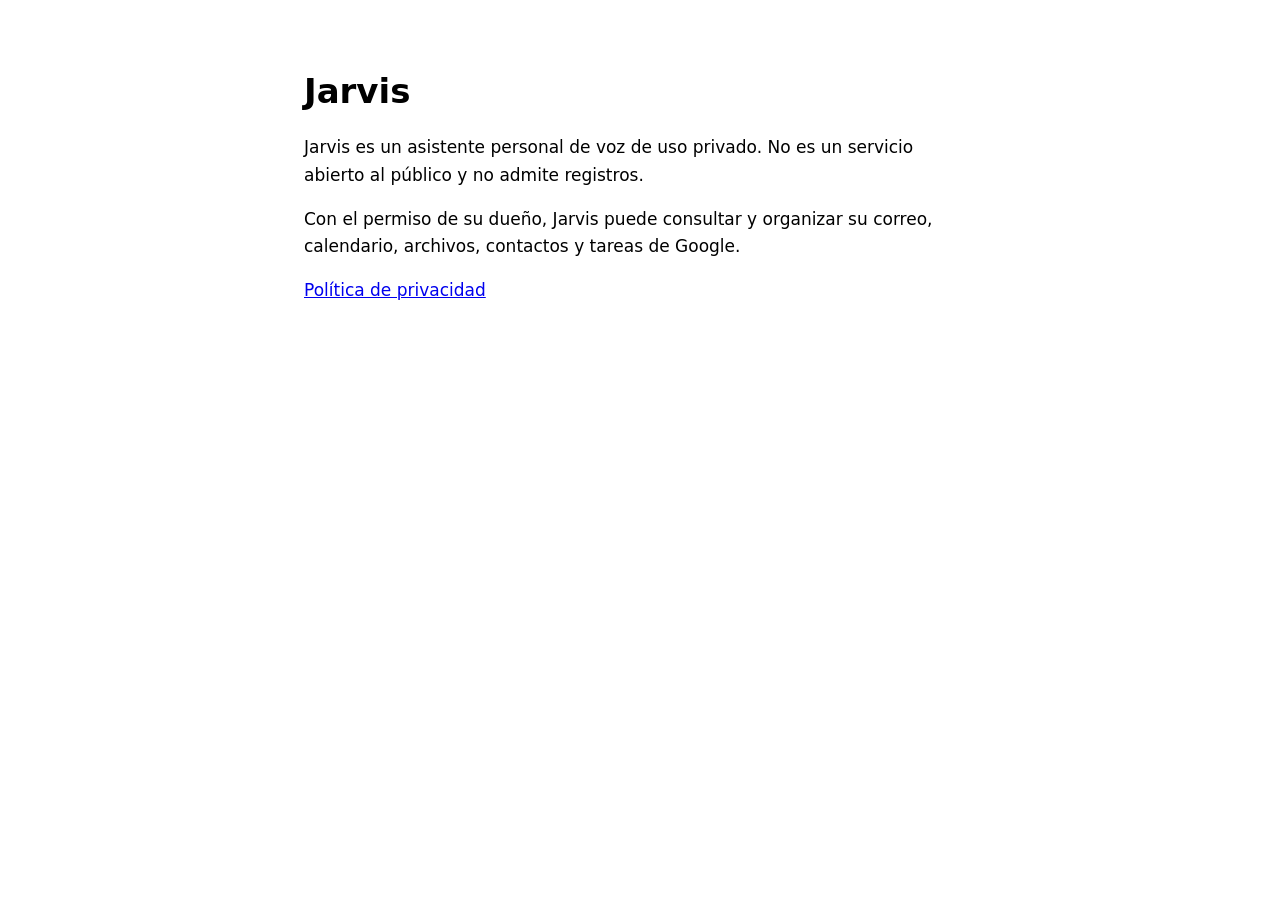
<file: index.html>
<!doctype html>
<html lang="es">
<head>
<meta charset="utf-8">
<meta name="viewport" content="width=device-width, initial-scale=1">
<meta name="robots" content="noindex">
<title>Jarvis</title>
<link rel="stylesheet" href="estilo.css">
</head>
<body>
<main>
<h1>Jarvis</h1>
<p>Jarvis es un asistente personal de voz de uso privado. No es un servicio abierto al público y no admite registros.</p>
<p>Con el permiso de su dueño, Jarvis puede consultar y organizar su correo, calendario, archivos, contactos y tareas de Google.</p>
<p><a href="privacidad.html">Política de privacidad</a></p>
</main>
</body>
</html>
</file>
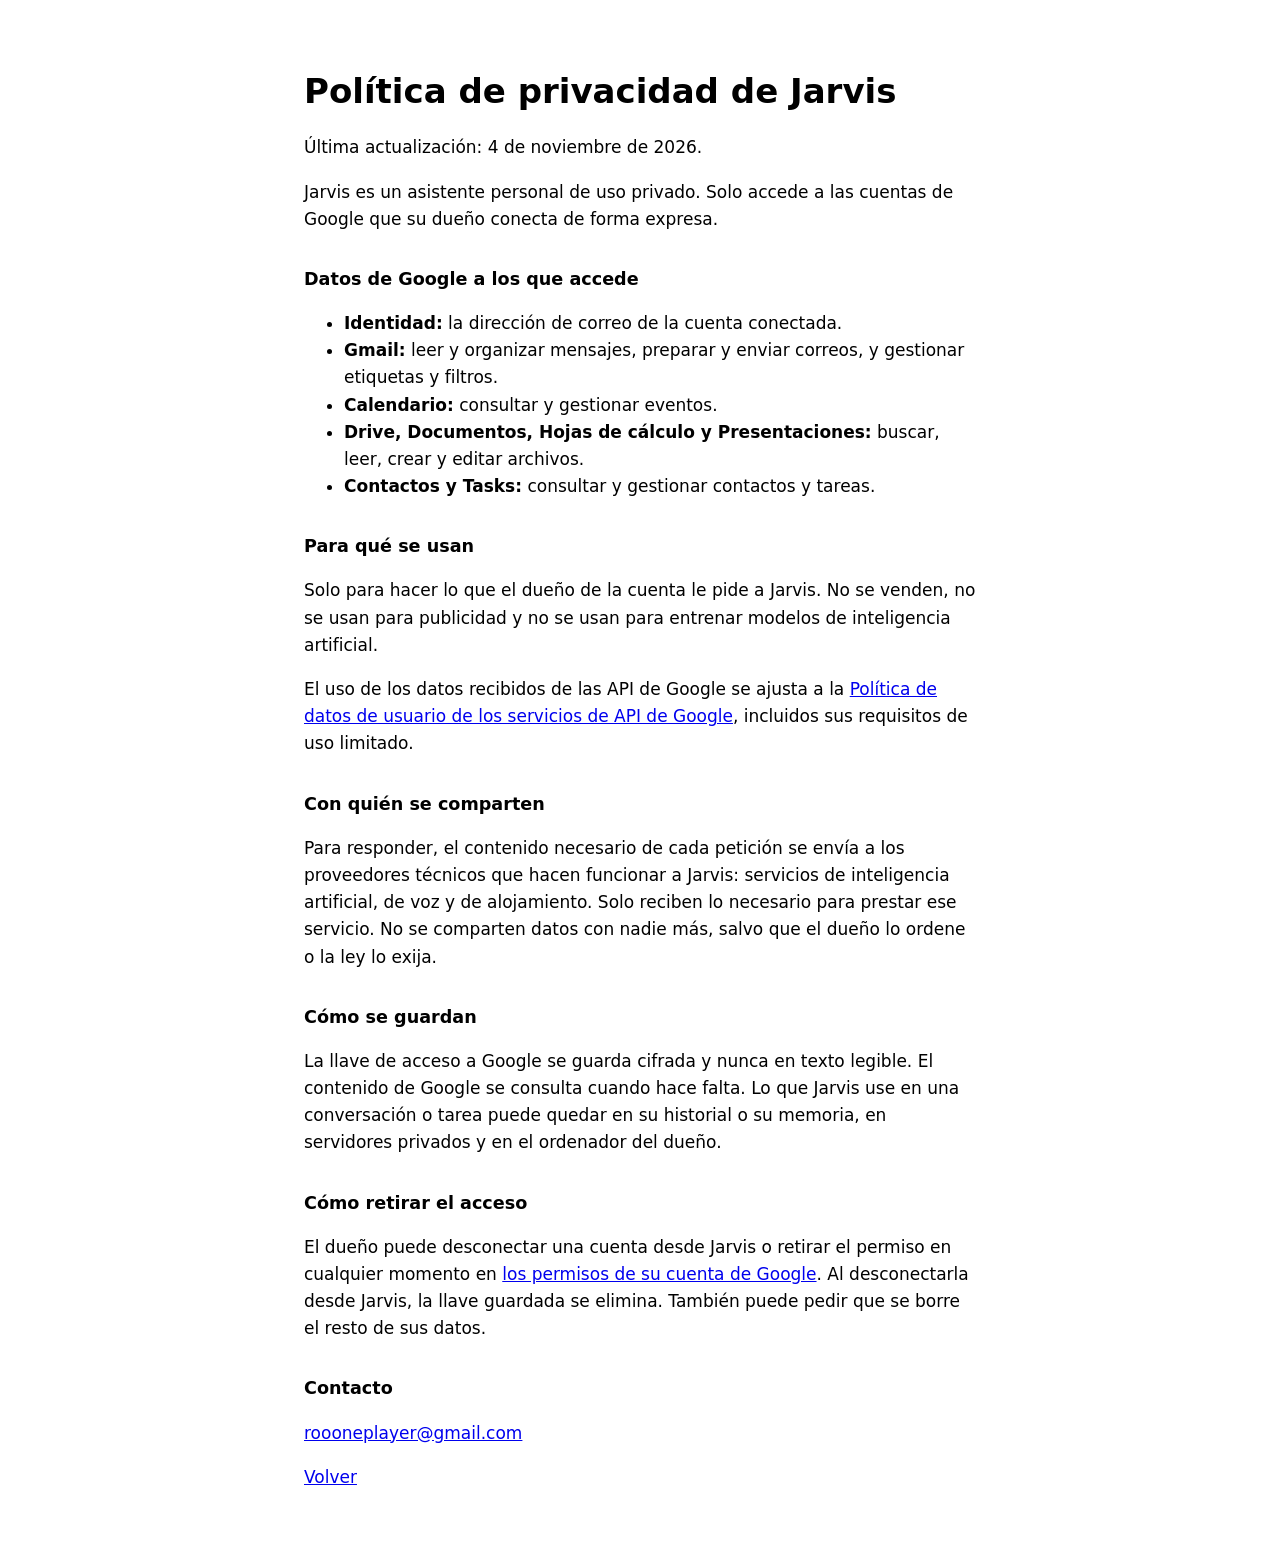
<file: privacidad.html>
<!doctype html>
<html lang="es">
<head>
<meta charset="utf-8">
<meta name="viewport" content="width=device-width, initial-scale=1">
<meta name="robots" content="noindex">
<title>Privacidad de Jarvis</title>
<link rel="stylesheet" href="estilo.css">
</head>
<body>
<main>
<h1>Política de privacidad de Jarvis</h1>
<p>Última actualización: 4 de noviembre de 2026.</p>

<p>Jarvis es un asistente personal de uso privado. Solo accede a las cuentas de Google que su dueño conecta de forma expresa.</p>

<h2>Datos de Google a los que accede</h2>
<ul>
<li><strong>Identidad:</strong> la dirección de correo de la cuenta conectada.</li>
<li><strong>Gmail:</strong> leer y organizar mensajes, preparar y enviar correos, y gestionar etiquetas y filtros.</li>
<li><strong>Calendario:</strong> consultar y gestionar eventos.</li>
<li><strong>Drive, Documentos, Hojas de cálculo y Presentaciones:</strong> buscar, leer, crear y editar archivos.</li>
<li><strong>Contactos y Tasks:</strong> consultar y gestionar contactos y tareas.</li>
</ul>

<h2>Para qué se usan</h2>
<p>Solo para hacer lo que el dueño de la cuenta le pide a Jarvis. No se venden, no se usan para publicidad y no se usan para entrenar modelos de inteligencia artificial.</p>
<p>El uso de los datos recibidos de las API de Google se ajusta a la <a href="https://developers.google.com/terms/api-services-user-data-policy">Política de datos de usuario de los servicios de API de Google</a>, incluidos sus requisitos de uso limitado.</p>

<h2>Con quién se comparten</h2>
<p>Para responder, el contenido necesario de cada petición se envía a los proveedores técnicos que hacen funcionar a Jarvis: servicios de inteligencia artificial, de voz y de alojamiento. Solo reciben lo necesario para prestar ese servicio. No se comparten datos con nadie más, salvo que el dueño lo ordene o la ley lo exija.</p>

<h2>Cómo se guardan</h2>
<p>La llave de acceso a Google se guarda cifrada y nunca en texto legible. El contenido de Google se consulta cuando hace falta. Lo que Jarvis use en una conversación o tarea puede quedar en su historial o su memoria, en servidores privados y en el ordenador del dueño.</p>

<h2>Cómo retirar el acceso</h2>
<p>El dueño puede desconectar una cuenta desde Jarvis o retirar el permiso en cualquier momento en <a href="https://myaccount.google.com/permissions">los permisos de su cuenta de Google</a>. Al desconectarla desde Jarvis, la llave guardada se elimina. También puede pedir que se borre el resto de sus datos.</p>

<h2>Contacto</h2>
<p><a href="mailto:roooneplayer@gmail.com">roooneplayer@gmail.com</a></p>

<p><a href="index.html">Volver</a></p>
</main>
</body>
</html>
</file>
<file: estilo.css>
:root { color-scheme: light dark; }
body { margin: 0; font: 17px/1.6 system-ui, sans-serif; }
main { max-width: 42rem; margin: 0 auto; padding: 3rem 1rem; }
h1 { line-height: 1.2; }
h2 { font-size: 1.1rem; margin-top: 2rem; }
</file>
